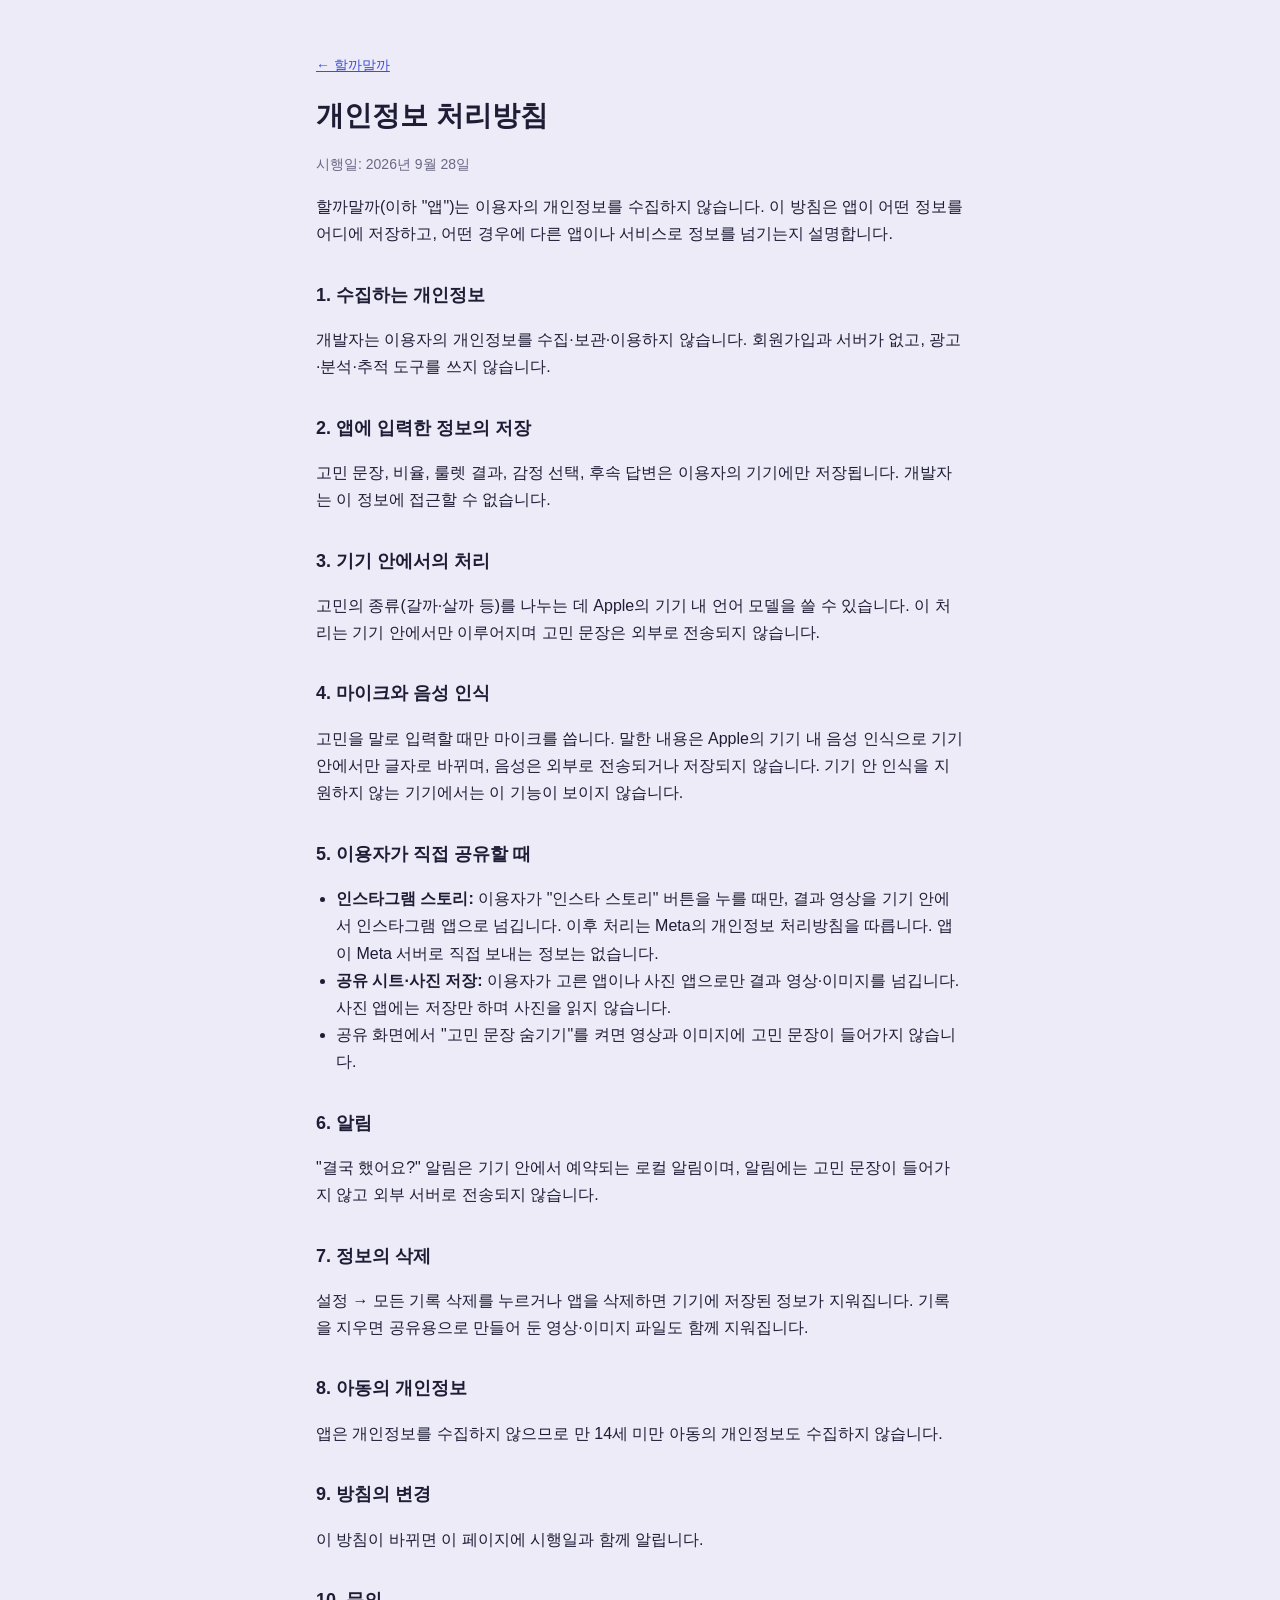
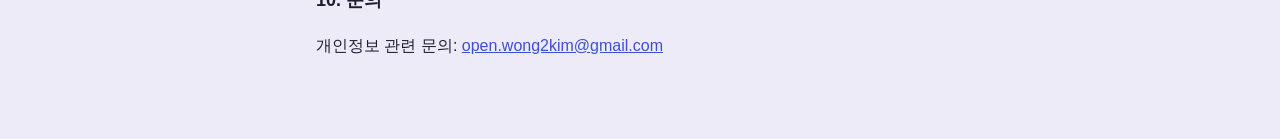
<file: privacy.html>
<!doctype html>
<html lang="ko">
<head>
<meta charset="utf-8">
<meta name="viewport" content="width=device-width, initial-scale=1">
<title>할까말까 개인정보 처리방침</title>
<link rel="stylesheet" href="style.css">
</head>
<body>
<main>
<p class="back"><a href="./">← 할까말까</a></p>
<h1>개인정보 처리방침</h1>
<p class="meta">시행일: 2026년 9월 28일</p>

<p>할까말까(이하 "앱")는 이용자의 개인정보를 수집하지 않습니다. 이 방침은 앱이 어떤 정보를 어디에 저장하고, 어떤 경우에 다른 앱이나 서비스로 정보를 넘기는지 설명합니다.</p>

<h2>1. 수집하는 개인정보</h2>
<p>개발자는 이용자의 개인정보를 수집·보관·이용하지 않습니다. 회원가입과 서버가 없고, 광고·분석·추적 도구를 쓰지 않습니다.</p>

<h2>2. 앱에 입력한 정보의 저장</h2>
<p>고민 문장, 비율, 룰렛 결과, 감정 선택, 후속 답변은 이용자의 기기에만 저장됩니다. 개발자는 이 정보에 접근할 수 없습니다.</p>

<h2>3. 기기 안에서의 처리</h2>
<p>고민의 종류(갈까·살까 등)를 나누는 데 Apple의 기기 내 언어 모델을 쓸 수 있습니다. 이 처리는 기기 안에서만 이루어지며 고민 문장은 외부로 전송되지 않습니다.</p>

<h2>4. 마이크와 음성 인식</h2>
<p>고민을 말로 입력할 때만 마이크를 씁니다. 말한 내용은 Apple의 기기 내 음성 인식으로 기기 안에서만 글자로 바뀌며, 음성은 외부로 전송되거나 저장되지 않습니다. 기기 안 인식을 지원하지 않는 기기에서는 이 기능이 보이지 않습니다.</p>

<h2>5. 이용자가 직접 공유할 때</h2>
<ul>
<li><b>인스타그램 스토리:</b> 이용자가 "인스타 스토리" 버튼을 누를 때만, 결과 영상을 기기 안에서 인스타그램 앱으로 넘깁니다. 이후 처리는 Meta의 개인정보 처리방침을 따릅니다. 앱이 Meta 서버로 직접 보내는 정보는 없습니다.</li>
<li><b>공유 시트·사진 저장:</b> 이용자가 고른 앱이나 사진 앱으로만 결과 영상·이미지를 넘깁니다. 사진 앱에는 저장만 하며 사진을 읽지 않습니다.</li>
<li>공유 화면에서 "고민 문장 숨기기"를 켜면 영상과 이미지에 고민 문장이 들어가지 않습니다.</li>
</ul>

<h2>6. 알림</h2>
<p>"결국 했어요?" 알림은 기기 안에서 예약되는 로컬 알림이며, 알림에는 고민 문장이 들어가지 않고 외부 서버로 전송되지 않습니다.</p>

<h2>7. 정보의 삭제</h2>
<p>설정 → 모든 기록 삭제를 누르거나 앱을 삭제하면 기기에 저장된 정보가 지워집니다. 기록을 지우면 공유용으로 만들어 둔 영상·이미지 파일도 함께 지워집니다.</p>

<h2>8. 아동의 개인정보</h2>
<p>앱은 개인정보를 수집하지 않으므로 만 14세 미만 아동의 개인정보도 수집하지 않습니다.</p>

<h2>9. 방침의 변경</h2>
<p>이 방침이 바뀌면 이 페이지에 시행일과 함께 알립니다.</p>

<h2>10. 문의</h2>
<p>개인정보 관련 문의: <a href="mailto:open.wong2kim@gmail.com">open.wong2kim@gmail.com</a></p>
</main>
</body>
</html>
</file>
<file: style.css>
:root { --bg: #EDEBF7; --fg: #1F1D36; --muted: #6B6885; --accent: #3D4FD8; }
@media (prefers-color-scheme: dark) { :root { --bg: #16152A; --fg: #F1EFFF; --muted: #A3A0C2; --accent: #8A96FF; } }
* { box-sizing: border-box; }
body { margin: 0; background: var(--bg); color: var(--fg); font: 16px/1.7 -apple-system, "Apple SD Gothic Neo", "Noto Sans KR", sans-serif; }
main { max-width: 680px; margin: 0 auto; padding: 40px 16px 64px; }
h1 { font-size: 28px; margin: 8px 0 4px; }
h2 { font-size: 18px; margin: 32px 0 8px; }
a { color: var(--accent); }
.meta, .back { color: var(--muted); font-size: 14px; }
.lead { font-size: 18px; }
.icon { border-radius: 22px; display: block; }
.links { margin-top: 40px; }
ul { padding-left: 20px; }
</file>
